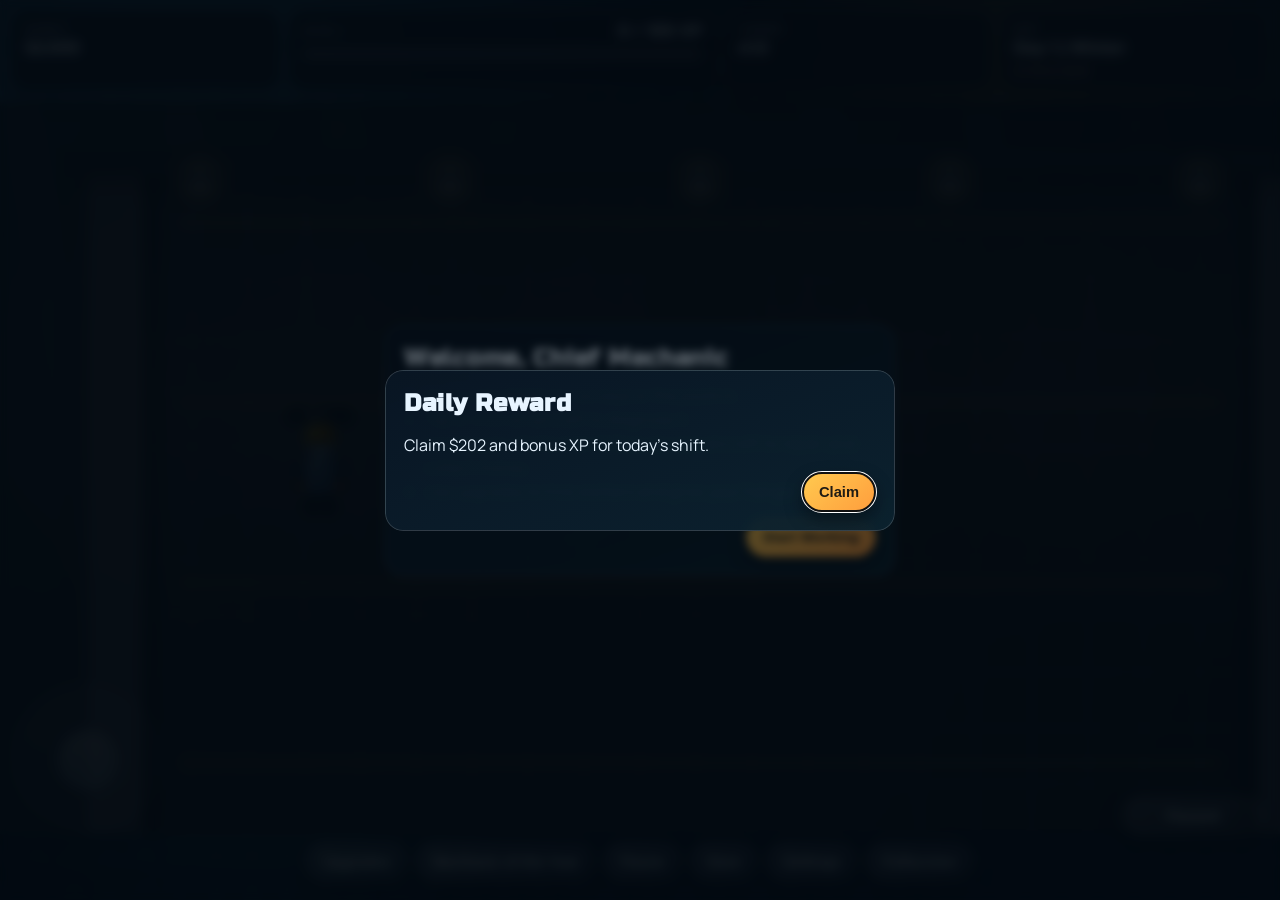
<file: index.html>
<!DOCTYPE html>
<html lang="en">
<head>
  <meta charset="UTF-8" />
  <meta name="viewport" content="width=device-width, initial-scale=1, viewport-fit=cover" />
  <meta name="apple-mobile-web-app-capable" content="yes" />
  <meta name="apple-mobile-web-app-status-bar-style" content="black-translucent" />
  <meta name="mobile-web-app-capable" content="yes" />
  <meta name="theme-color" content="#06192e" />
  <meta name="apple-mobile-web-app-title" content="Mechanic Tycoon" />
  <title>Aircraft Mechanic Tycoon</title>
  <link rel="preconnect" href="https://fonts.googleapis.com" />
  <link rel="preconnect" href="https://fonts.gstatic.com" crossorigin />
  <link href="https://fonts.googleapis.com/css2?family=Russo+One&family=Manrope:wght@400;600;700;800&display=swap" rel="stylesheet" />
  <link rel="stylesheet" href="style.css" />
</head>
<body>
  <div class="bg-layer"></div>

  <header class="top-bar">
    <div class="stat-card">
      <span class="label">Money</span>
      <span id="moneyValue" class="value">$0</span>
    </div>
    <div class="stat-card level-card">
      <div class="level-row">
        <span class="label">Level <span id="levelValue">1</span></span>
        <span class="value" id="xpText">0 / 100 XP</span>
      </div>
      <div class="xp-track">
        <div id="xpFill" class="xp-fill"></div>
      </div>
    </div>
    <div class="stat-card combo-card">
      <span class="label">Combo</span>
      <span id="comboValue" class="value">x1.0</span>
    </div>
    <div class="stat-card status-card">
      <span class="label">Day</span>
      <span id="dayValue" class="value">Day 1</span>
      <span class="label strike-label">Strikes <strong id="strikesValue">0/3</strong></span>
    </div>
  </header>

  <main class="game-shell">
    <canvas id="gameCanvas" aria-label="Aircraft Mechanic Tycoon Game Canvas"></canvas>

    <div id="toast" class="toast hidden"></div>

    <button id="interactBtn" class="action-btn">Repair / Collect</button>

    <section id="joystickArea" class="joystick-area" aria-label="Joystick movement control">
      <div id="joystickBase" class="joystick-base">
        <div id="joystickThumb" class="joystick-thumb"></div>
      </div>
    </section>
  </main>

  <nav class="bottom-actions">
    <button id="upgradeBtn" class="pill-btn">Upgrades</button>
    <button id="boardBtn" class="pill-btn">Mechanic of the Year</button>
    <button id="pauseBtn" class="pill-btn">Pause</button>
    <button id="saveBtn" class="pill-btn">Save</button>
    <button id="settingsBtn" class="pill-btn">Settings</button>
    <button id="fullscreenBtn" class="pill-btn">Fullscreen</button>
  </nav>

  <dialog id="upgradeModal" class="modal">
    <form method="dialog" class="modal-panel">
      <h2>Hangar Upgrades</h2>
      <p class="modal-sub">Spend your cash to scale your repair empire.</p>
      <div id="upgradeList" class="upgrade-list"></div>
      <div class="modal-actions">
        <button value="cancel" class="pill-btn">Close</button>
      </div>
    </form>
  </dialog>

  <dialog id="settingsModal" class="modal">
    <form method="dialog" class="modal-panel">
      <h2>Settings</h2>
      <label class="toggle-row">
        <span>Sound</span>
        <input id="soundToggle" type="checkbox" checked />
      </label>
      <label class="toggle-row">
        <span>Vibration</span>
        <input id="vibrationToggle" type="checkbox" checked />
      </label>
      <div class="modal-actions">
        <button value="cancel" class="pill-btn">Close</button>
      </div>
    </form>
  </dialog>

  <dialog id="dailyModal" class="modal">
    <form method="dialog" class="modal-panel daily-panel">
      <h2>Daily Reward</h2>
      <p id="dailyText">Claim your reward for today.</p>
      <div class="modal-actions">
        <button id="claimDailyBtn" value="default" class="pill-btn primary">Claim</button>
      </div>
    </form>
  </dialog>

  <dialog id="tutorialModal" class="modal">
    <form method="dialog" class="modal-panel">
      <h2>Welcome, Chief Mechanic</h2>
      <ul class="tutorial-list">
        <li>Move with WASD/Arrow keys or the joystick.</li>
        <li>Tap or click an aircraft to diagnose it.</li>
        <li>Hold Repair / Collect (or E/Space) near aircraft to repair and collect money.</li>
        <li>Use upgrades to hire workers and grow your hangar.</li>
      </ul>
      <div class="modal-actions">
        <button value="default" class="pill-btn primary">Start Working</button>
      </div>
    </form>
  </dialog>

  <dialog id="boardModal" class="modal">
    <form method="dialog" class="modal-panel board-panel">
      <h2>Mechanic of the Year</h2>
      <p class="modal-sub">Saved across devices using your character name.</p>

      <label class="field-label" for="characterNameInput">Character Name</label>
      <div class="board-name-row">
        <input id="characterNameInput" class="text-input" type="text" maxlength="24" placeholder="Enter your mechanic name" />
        <button id="saveCharacterBtn" type="button" class="pill-btn primary">Save Name</button>
      </div>

      <div class="board-actions">
        <button id="submitBoardBtn" type="button" class="pill-btn primary">Submit Current Score</button>
        <button id="refreshBoardBtn" type="button" class="pill-btn">Refresh Board</button>
      </div>

      <p id="boardStatusText" class="board-status">Set your cloud config to enable global ranking sync.</p>
      <ol id="boardList" class="board-list"></ol>

      <div class="modal-actions">
        <button value="cancel" class="pill-btn">Close</button>
      </div>
    </form>
  </dialog>

  <script src="config.js"></script>
  <script src="main.js"></script>
</body>
</html>
</file>
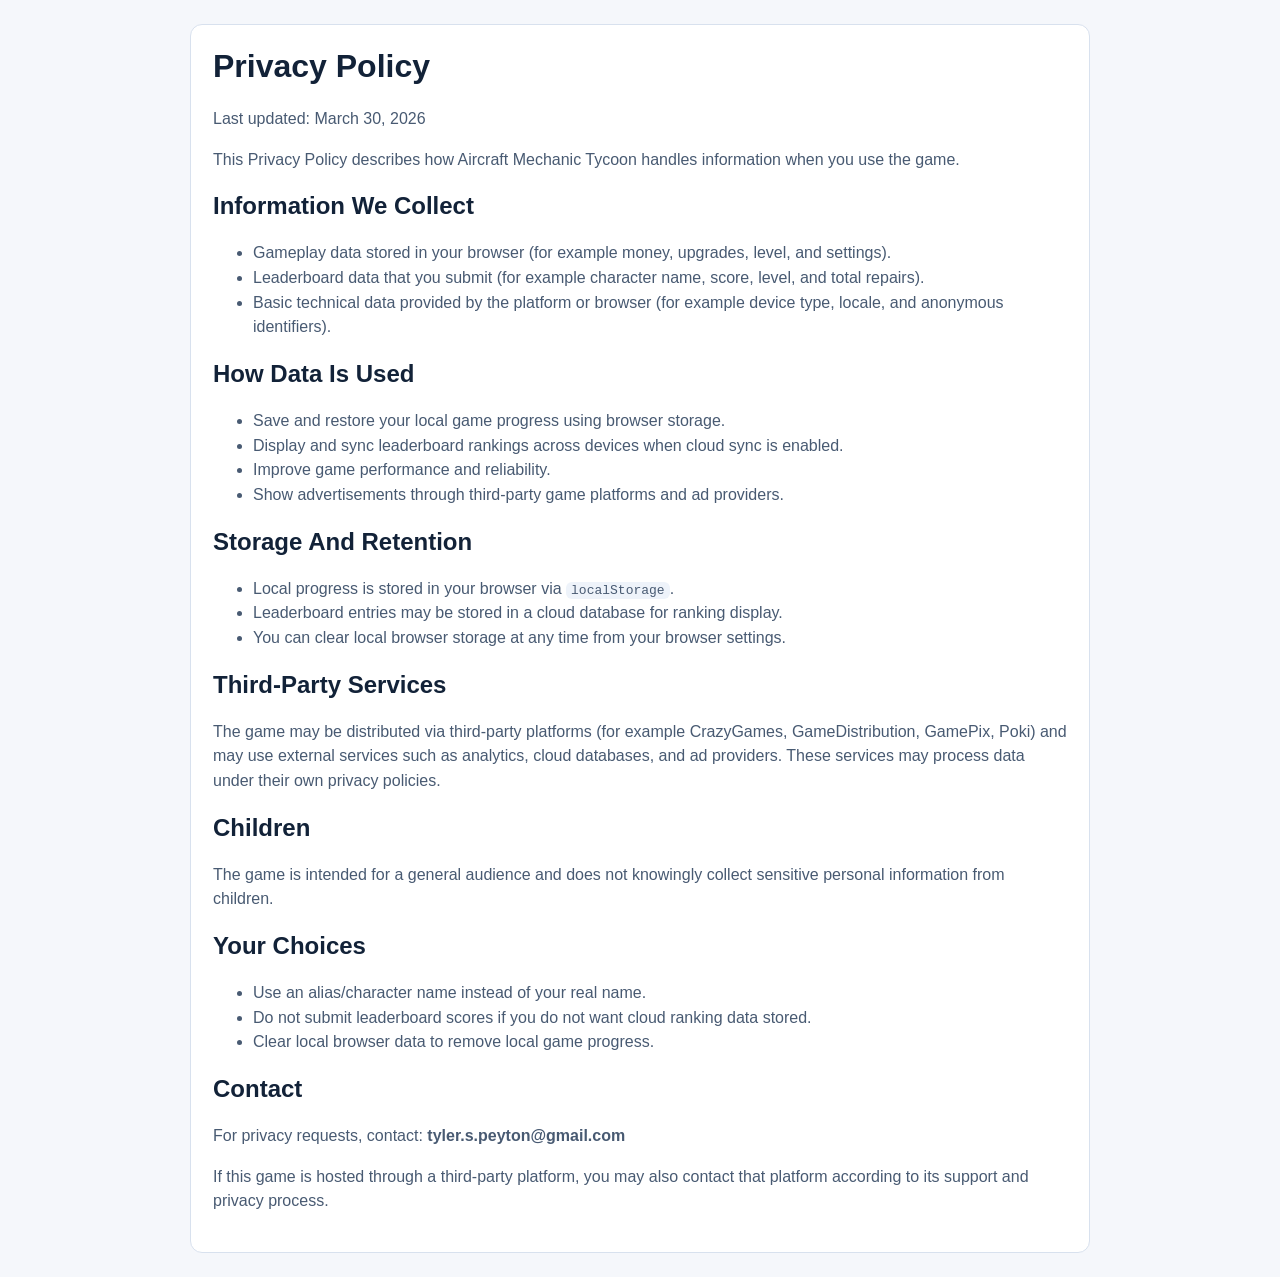
<file: privacy.html>
<!DOCTYPE html>
<html lang="en">
<head>
  <meta charset="UTF-8" />
  <meta name="viewport" content="width=device-width, initial-scale=1" />
  <title>Privacy Policy - Aircraft Mechanic Tycoon</title>
  <style>
    :root {
      color-scheme: light;
      --bg: #f5f7fb;
      --panel: #ffffff;
      --ink: #122238;
      --muted: #485a72;
      --accent: #0f7b6c;
      --border: #d8e1ee;
    }

    * { box-sizing: border-box; }

    body {
      margin: 0;
      font-family: "Segoe UI", Arial, sans-serif;
      background: var(--bg);
      color: var(--ink);
      line-height: 1.55;
    }

    main {
      max-width: 900px;
      margin: 24px auto;
      padding: 22px;
      background: var(--panel);
      border: 1px solid var(--border);
      border-radius: 12px;
    }

    h1, h2 { line-height: 1.2; }
    h1 { margin-top: 0; }
    p, li { color: var(--muted); }
    a { color: var(--accent); }
    code { background: #eef3fa; padding: 1px 5px; border-radius: 6px; }
  </style>
</head>
<body>
  <main>
    <h1>Privacy Policy</h1>
    <p>Last updated: March 30, 2026</p>

    <p>
      This Privacy Policy describes how Aircraft Mechanic Tycoon handles information when you use the game.
    </p>

    <h2>Information We Collect</h2>
    <ul>
      <li>Gameplay data stored in your browser (for example money, upgrades, level, and settings).</li>
      <li>Leaderboard data that you submit (for example character name, score, level, and total repairs).</li>
      <li>Basic technical data provided by the platform or browser (for example device type, locale, and anonymous identifiers).</li>
    </ul>

    <h2>How Data Is Used</h2>
    <ul>
      <li>Save and restore your local game progress using browser storage.</li>
      <li>Display and sync leaderboard rankings across devices when cloud sync is enabled.</li>
      <li>Improve game performance and reliability.</li>
      <li>Show advertisements through third-party game platforms and ad providers.</li>
    </ul>

    <h2>Storage And Retention</h2>
    <ul>
      <li>Local progress is stored in your browser via <code>localStorage</code>.</li>
      <li>Leaderboard entries may be stored in a cloud database for ranking display.</li>
      <li>You can clear local browser storage at any time from your browser settings.</li>
    </ul>

    <h2>Third-Party Services</h2>
    <p>
      The game may be distributed via third-party platforms (for example CrazyGames, GameDistribution, GamePix, Poki) and may use external services such as analytics, cloud databases, and ad providers.
      These services may process data under their own privacy policies.
    </p>

    <h2>Children</h2>
    <p>
      The game is intended for a general audience and does not knowingly collect sensitive personal information from children.
    </p>

    <h2>Your Choices</h2>
    <ul>
      <li>Use an alias/character name instead of your real name.</li>
      <li>Do not submit leaderboard scores if you do not want cloud ranking data stored.</li>
      <li>Clear local browser data to remove local game progress.</li>
    </ul>

    <h2>Contact</h2>
    <p>
      For privacy requests, contact: <strong>tyler.s.peyton@gmail.com</strong>
    </p>

    <p>
      If this game is hosted through a third-party platform, you may also contact that platform according to its support and privacy process.
    </p>
  </main>
</body>
</html>
</file>
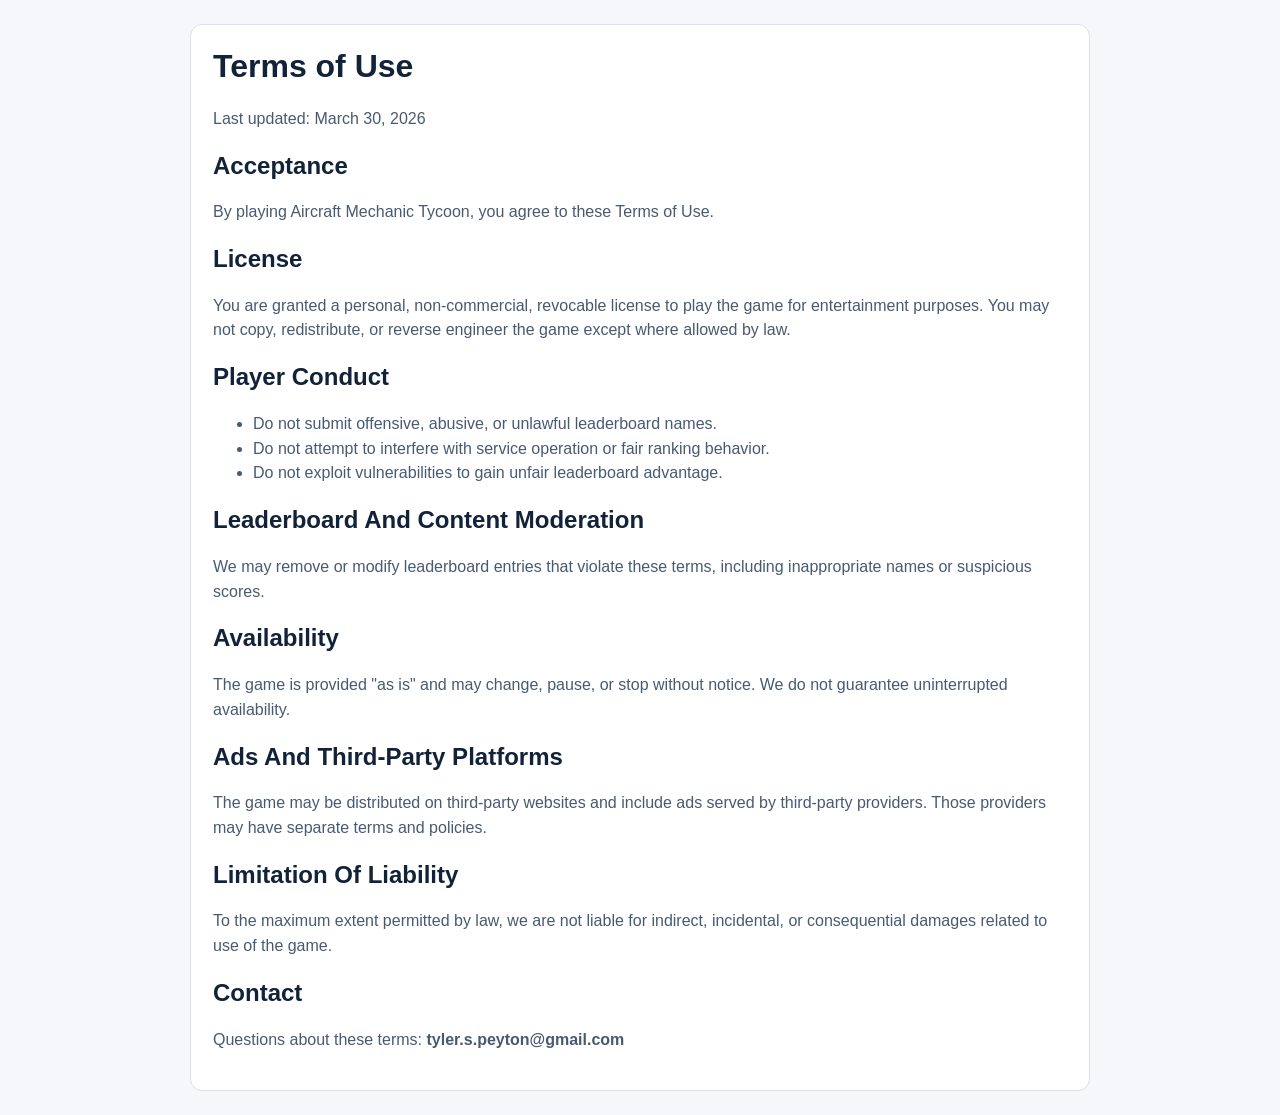
<file: terms.html>
<!DOCTYPE html>
<html lang="en">
<head>
  <meta charset="UTF-8" />
  <meta name="viewport" content="width=device-width, initial-scale=1" />
  <title>Terms of Use - Aircraft Mechanic Tycoon</title>
  <style>
    :root {
      color-scheme: light;
      --bg: #f5f7fb;
      --panel: #ffffff;
      --ink: #122238;
      --muted: #485a72;
      --accent: #0f7b6c;
      --border: #d8e1ee;
    }

    * { box-sizing: border-box; }

    body {
      margin: 0;
      font-family: "Segoe UI", Arial, sans-serif;
      background: var(--bg);
      color: var(--ink);
      line-height: 1.55;
    }

    main {
      max-width: 900px;
      margin: 24px auto;
      padding: 22px;
      background: var(--panel);
      border: 1px solid var(--border);
      border-radius: 12px;
    }

    h1, h2 { line-height: 1.2; }
    h1 { margin-top: 0; }
    p, li { color: var(--muted); }
    a { color: var(--accent); }
  </style>
</head>
<body>
  <main>
    <h1>Terms of Use</h1>
    <p>Last updated: March 30, 2026</p>

    <h2>Acceptance</h2>
    <p>
      By playing Aircraft Mechanic Tycoon, you agree to these Terms of Use.
    </p>

    <h2>License</h2>
    <p>
      You are granted a personal, non-commercial, revocable license to play the game for entertainment purposes.
      You may not copy, redistribute, or reverse engineer the game except where allowed by law.
    </p>

    <h2>Player Conduct</h2>
    <ul>
      <li>Do not submit offensive, abusive, or unlawful leaderboard names.</li>
      <li>Do not attempt to interfere with service operation or fair ranking behavior.</li>
      <li>Do not exploit vulnerabilities to gain unfair leaderboard advantage.</li>
    </ul>

    <h2>Leaderboard And Content Moderation</h2>
    <p>
      We may remove or modify leaderboard entries that violate these terms, including inappropriate names or suspicious scores.
    </p>

    <h2>Availability</h2>
    <p>
      The game is provided "as is" and may change, pause, or stop without notice.
      We do not guarantee uninterrupted availability.
    </p>

    <h2>Ads And Third-Party Platforms</h2>
    <p>
      The game may be distributed on third-party websites and include ads served by third-party providers.
      Those providers may have separate terms and policies.
    </p>

    <h2>Limitation Of Liability</h2>
    <p>
      To the maximum extent permitted by law, we are not liable for indirect, incidental, or consequential damages related to use of the game.
    </p>

    <h2>Contact</h2>
    <p>
      Questions about these terms: <strong>tyler.s.peyton@gmail.com</strong>
    </p>
  </main>
</body>
</html>
</file>
<file: style.css>
:root {
  --bg-1: #06192e;
  --bg-2: #0f3550;
  --bg-3: #2e6a7f;
  --panel: rgba(13, 23, 38, 0.82);
  --panel-border: rgba(255, 255, 255, 0.16);
  --ink: #e7f4ff;
  --accent: #ffc94d;
  --mint: #56d8c5;
  --danger: #ff7e6b;
  --shadow: rgba(0, 0, 0, 0.38);
  --vvh: 100dvh;
}

* {
  box-sizing: border-box;
  -webkit-tap-highlight-color: transparent;
}

html,
body {
  width: 100%;
  height: var(--vvh);
  min-height: var(--vvh);
  margin: 0;
  overflow: hidden;
  color: var(--ink);
  font-family: Manrope, Segoe UI, sans-serif;
  background: radial-gradient(circle at 15% 20%, #295f75, var(--bg-1) 45%),
    linear-gradient(165deg, var(--bg-2), var(--bg-1));
}

body {
  min-height: var(--vvh);
  overscroll-behavior: none;
}

.bg-layer {
  position: fixed;
  inset: 0;
  background-image:
    radial-gradient(circle at 80% 10%, rgba(255, 201, 77, 0.2), transparent 28%),
    radial-gradient(circle at 20% 75%, rgba(86, 216, 197, 0.18), transparent 25%),
    linear-gradient(45deg, rgba(255, 255, 255, 0.02) 25%, transparent 25%),
    linear-gradient(-45deg, rgba(255, 255, 255, 0.02) 25%, transparent 25%);
  background-size: 100% 100%, 100% 100%, 36px 36px, 36px 36px;
  pointer-events: none;
}

.top-bar {
  position: fixed;
  top: env(safe-area-inset-top, 0);
  left: 0;
  right: 0;
  z-index: 12;
  display: grid;
  grid-template-columns: 1fr 1.6fr 1fr 1fr;
  gap: 10px;
  padding: 10px max(12px, env(safe-area-inset-left, 0px)) 10px max(12px, env(safe-area-inset-right, 0px));
}

.stat-card {
  background: var(--panel);
  border: 1px solid var(--panel-border);
  border-radius: 14px;
  box-shadow: 0 10px 20px var(--shadow);
  padding: 10px 12px;
  backdrop-filter: blur(7px);
}

.label {
  display: block;
  font-size: 0.72rem;
  letter-spacing: 0.06em;
  text-transform: uppercase;
  opacity: 0.82;
}

.value {
  font-family: "Russo One", sans-serif;
  font-size: 1rem;
}

.status-card {
  display: flex;
  flex-direction: column;
  gap: 2px;
}

.strike-label {
  margin-top: 4px;
  color: #ffd0c8;
}

.level-row {
  display: flex;
  align-items: center;
  justify-content: space-between;
  gap: 10px;
}

.xp-track {
  margin-top: 8px;
  width: 100%;
  height: 12px;
  border-radius: 999px;
  background: rgba(255, 255, 255, 0.16);
  overflow: hidden;
}

.xp-fill {
  width: 0%;
  height: 100%;
  background: linear-gradient(90deg, var(--mint), #8affcd);
  transition: width 200ms ease;
}

.game-shell {
  position: fixed;
  inset: 0;
  height: var(--vvh);
  padding-top: calc(var(--hud-top, 88px) + env(safe-area-inset-top, 0px));
  padding-bottom: calc(var(--hud-bottom, 88px) + env(safe-area-inset-bottom, 0px));
}

#gameCanvas {
  width: 100%;
  height: 100%;
  display: block;
  touch-action: none;
}

.bottom-actions {
  position: fixed;
  bottom: max(10px, env(safe-area-inset-bottom, 0));
  left: 0;
  right: 0;
  z-index: 12;
  display: flex;
  justify-content: center;
  gap: 8px;
  padding: 8px max(10px, env(safe-area-inset-left, 0px)) 8px max(10px, env(safe-area-inset-right, 0px));
  flex-wrap: wrap;
}

.pill-btn,
.action-btn {
  border: 1px solid rgba(255, 255, 255, 0.2);
  border-radius: 999px;
  padding: 11px 16px;
  background: linear-gradient(160deg, rgba(255, 255, 255, 0.2), rgba(255, 255, 255, 0.06));
  color: var(--ink);
  font-weight: 700;
  font-size: 0.92rem;
  cursor: pointer;
  box-shadow: 0 8px 18px var(--shadow);
  transition: transform 80ms ease, box-shadow 80ms ease;
  user-select: none;
  -webkit-user-select: none;
  touch-action: manipulation;
}

.pill-btn:active,
.action-btn:active {
  transform: translateX(var(--action-btn-shift-x, 0px)) scale(0.93);
  box-shadow: 0 3px 8px var(--shadow);
}

.pill-btn.primary {
  background: linear-gradient(140deg, #ffca4f, #ff9d3d);
  color: #1e1b14;
  border-color: rgba(0, 0, 0, 0.24);
}

.action-btn {
  --action-btn-shift-x: 0px;
  position: absolute;
  right: max(16px, env(safe-area-inset-right, 0px));
  bottom: calc(var(--hud-bottom, 88px) - 2px);
  z-index: 13;
  min-width: 142px;
  transform: translateX(var(--action-btn-shift-x));
  transition: transform 80ms ease, box-shadow 80ms ease, background 200ms ease, border-color 200ms ease;
}

.action-btn.ready-diagnose {
  background: linear-gradient(160deg, rgba(86, 216, 197, 0.55), rgba(86, 216, 197, 0.2));
  border-color: var(--mint);
  animation: btnPulse 1.1s ease-in-out infinite;
}

.action-btn.ready-repair {
  background: linear-gradient(160deg, rgba(255, 201, 77, 0.55), rgba(255, 157, 61, 0.25));
  border-color: var(--accent);
}

.action-btn.ready-collect {
  background: linear-gradient(140deg, #ffca4f, #ff9d3d);
  color: #1e1b14;
  border-color: rgba(0, 0, 0, 0.24);
  animation: btnPulse 0.75s ease-in-out infinite;
}

@keyframes btnPulse {
  0%, 100% { box-shadow: 0 8px 18px var(--shadow); }
  50%       { box-shadow: 0 8px 28px rgba(255, 201, 77, 0.55); }
}

.modal {
  border: none;
  border-radius: 18px;
  padding: 0;
  background: transparent;
  color: var(--ink);
}

.modal::backdrop {
  background: rgba(2, 8, 14, 0.66);
  backdrop-filter: blur(4px);
}

.modal-panel {
  width: min(92vw, 510px);
  max-height: min(82vh, calc(var(--vvh) - 40px));
  overflow: auto;
  -webkit-overflow-scrolling: touch;
  overscroll-behavior: contain;
  border-radius: 18px;
  border: 1px solid var(--panel-border);
  background: linear-gradient(160deg, rgba(9, 22, 36, 0.96), rgba(12, 35, 48, 0.94));
  padding: 18px;
  box-shadow: 0 18px 28px var(--shadow);
}

.modal-panel h2 {
  margin: 0;
  font-family: "Russo One", sans-serif;
  letter-spacing: 0.03em;
}

.modal-sub {
  margin-top: 8px;
  margin-bottom: 14px;
  opacity: 0.85;
}

.field-label {
  display: block;
  font-size: 0.72rem;
  letter-spacing: 0.06em;
  text-transform: uppercase;
  opacity: 0.82;
  margin-bottom: 6px;
}

.board-panel {
  display: grid;
  gap: 10px;
}

.board-name-row {
  display: grid;
  grid-template-columns: 1fr auto;
  gap: 8px;
}

.text-input {
  width: 100%;
  border: 1px solid rgba(255, 255, 255, 0.24);
  border-radius: 12px;
  background: rgba(4, 14, 24, 0.78);
  color: var(--ink);
  font-size: 0.94rem;
  font-weight: 600;
  padding: 10px 12px;
}

.text-input::placeholder {
  color: rgba(231, 244, 255, 0.58);
}

.board-actions {
  display: flex;
  flex-wrap: wrap;
  gap: 8px;
}

.board-status {
  margin: 0;
  min-height: 1.2em;
  color: #bde8ff;
  font-size: 0.88rem;
}

.board-list {
  margin: 0;
  padding-left: 1.2rem;
  display: grid;
  gap: 6px;
  max-height: 240px;
  overflow: auto;
}

.board-entry {
  display: flex;
  align-items: baseline;
  justify-content: space-between;
  gap: 10px;
  padding: 6px 8px;
  border-radius: 10px;
  background: rgba(255, 255, 255, 0.06);
}

.board-entry-name {
  font-weight: 800;
}

.board-entry-meta {
  font-size: 0.82rem;
  opacity: 0.86;
}

.board-entry-score {
  font-family: "Russo One", sans-serif;
  color: #ffe39a;
}

.upgrade-list {
  display: grid;
  gap: 8px;
}

.upg-section-label {
  font-size: 0.67rem;
  font-weight: 800;
  letter-spacing: 0.1em;
  text-transform: uppercase;
  color: var(--upg-accent, var(--ink));
  opacity: 0.85;
  padding: 14px 4px 4px;
}

.upg-section-label:first-child {
  padding-top: 4px;
}

.upgrade-item {
  display: grid;
  grid-template-columns: 44px 1fr auto;
  gap: 10px;
  align-items: center;
  background: rgba(255, 255, 255, 0.05);
  border: 1px solid rgba(255, 255, 255, 0.09);
  border-left: 3px solid var(--upg-accent, rgba(255, 255, 255, 0.2));
  border-radius: 14px;
  padding: 11px 12px;
  position: relative;
  overflow: hidden;
  transition: transform 120ms ease, box-shadow 120ms ease, background 120ms;
}

.upgrade-item::after {
  content: '';
  position: absolute;
  inset: 0;
  background: linear-gradient(105deg, transparent 38%, rgba(255, 255, 255, 0.04) 50%, transparent 62%);
  transform: translateX(-120%);
  transition: transform 550ms ease;
  pointer-events: none;
}

.upgrade-item:hover {
  background: rgba(255, 255, 255, 0.08);
  transform: translateY(-1px);
  box-shadow: 0 6px 18px rgba(0, 0, 0, 0.35);
}

.upgrade-item:hover::after {
  transform: translateX(120%);
}

.upg-icon-bubble {
  width: 44px;
  height: 44px;
  border-radius: 12px;
  background: color-mix(in srgb, var(--upg-accent, #fff) 16%, transparent);
  border: 1px solid color-mix(in srgb, var(--upg-accent, #fff) 30%, transparent);
  display: flex;
  align-items: center;
  justify-content: center;
  font-size: 1.3rem;
  flex-shrink: 0;
}

.upg-body {
  min-width: 0;
}

.upg-title-row {
  display: flex;
  align-items: center;
  gap: 6px;
}

.upg-title {
  font-weight: 700;
  font-size: 0.87rem;
  white-space: nowrap;
  overflow: hidden;
  text-overflow: ellipsis;
}

.upg-level-badge {
  font-size: 0.62rem;
  font-weight: 800;
  padding: 2px 7px;
  border-radius: 99px;
  background: color-mix(in srgb, var(--upg-accent, #fff) 20%, transparent);
  color: var(--upg-accent, var(--ink));
  border: 1px solid color-mix(in srgb, var(--upg-accent, #fff) 35%, transparent);
  white-space: nowrap;
  flex-shrink: 0;
  letter-spacing: 0.04em;
}

.upg-level-badge.maxed {
  --upg-accent: #fbbf24;
}

.upg-desc {
  display: block;
  font-size: 0.73rem;
  opacity: 0.65;
  margin-top: 3px;
  white-space: nowrap;
  overflow: hidden;
  text-overflow: ellipsis;
}

.upg-buy-btn {
  flex-shrink: 0;
  border-radius: 10px;
  border: 1px solid color-mix(in srgb, var(--upg-accent, #fff) 40%, transparent);
  color: var(--ink);
  background: color-mix(in srgb, var(--upg-accent, #fff) 18%, transparent);
  padding: 8px 11px;
  min-height: 44px;
  font-weight: 800;
  font-size: 0.8rem;
  cursor: pointer;
  white-space: nowrap;
  touch-action: manipulation;
  transition: background 120ms, transform 80ms, box-shadow 80ms;
  font-family: "Russo One", sans-serif;
}

.upg-buy-btn:hover:not(:disabled) {
  background: color-mix(in srgb, var(--upg-accent, #fff) 30%, transparent);
  box-shadow: 0 4px 12px rgba(0, 0, 0, 0.3);
}

.upg-buy-btn:active:not(:disabled) {
  transform: scale(0.92);
}

.upg-buy-btn:disabled {
  cursor: not-allowed;
}

.upg-buy-btn.cant-afford {
  opacity: 0.4;
}

.upg-buy-btn.is-maxed {
  opacity: 0.5;
  font-family: Manrope, sans-serif;
  font-size: 0.78rem;
  border-color: rgba(255, 255, 255, 0.15);
  background: rgba(255, 255, 255, 0.05);
}

.modal-actions {
  display: flex;
  justify-content: flex-end;
  margin-top: 14px;
}

.toggle-row {
  display: flex;
  justify-content: space-between;
  align-items: center;
  background: rgba(255, 255, 255, 0.06);
  border: 1px solid rgba(255, 255, 255, 0.12);
  border-radius: 10px;
  padding: 11px;
  margin-top: 10px;
  min-height: 52px;
  cursor: pointer;
  touch-action: manipulation;
}

.toggle-row input {
  width: 22px;
  height: 22px;
}

.joystick-area {
  position: absolute;
  left: max(12px, env(safe-area-inset-left, 0px));
  bottom: calc(var(--hud-bottom, 88px));
  width: 150px;
  height: 150px;
  z-index: 12;
  touch-action: none;
}

.joystick-base {
  width: 100%;
  height: 100%;
  border-radius: 50%;
  border: 1px solid rgba(255, 255, 255, 0.26);
  background: radial-gradient(circle at 30% 20%, rgba(255, 255, 255, 0.2), rgba(255, 255, 255, 0.06));
  position: relative;
  box-shadow: 0 10px 22px var(--shadow);
}

.joystick-thumb {
  position: absolute;
  width: 60px;
  height: 60px;
  border-radius: 50%;
  left: 45px;
  top: 45px;
  background: radial-gradient(circle at 30% 20%, #fff, #9db9cc 72%);
  box-shadow: inset 0 0 0 3px rgba(255, 255, 255, 0.24);
}

.toast {
  position: absolute;
  left: 50%;
  top: calc(var(--hud-top, 88px) - 2px);
  transform: translateX(-50%);
  z-index: 20;
  padding: 10px 14px;
  border-radius: 999px;
  font-weight: 800;
  color: #0d1b24;
  background: linear-gradient(140deg, #ffc94d, #ffe389);
  box-shadow: 0 10px 16px var(--shadow);
  pointer-events: none;
  animation: popIn 0.35s ease;
}

.hidden {
  display: none;
}

.tutorial-list {
  margin: 10px 0 0;
  padding-left: 20px;
  line-height: 1.5;
}

@keyframes popIn {
  from {
    opacity: 0;
    transform: translateX(-50%) translateY(-8px) scale(0.85);
  }
  to {
    opacity: 1;
    transform: translateX(-50%) translateY(0) scale(1);
  }
}

@media (max-width: 820px) {
  .top-bar {
    display: flex;
    flex-wrap: nowrap;
    overflow-x: auto;
    scrollbar-width: none;
    gap: 8px;
    padding: 8px max(8px, env(safe-area-inset-left, 0px)) 6px max(8px, env(safe-area-inset-right, 0px));
  }

  .top-bar::-webkit-scrollbar {
    display: none;
  }

  .stat-card {
    flex: 0 0 auto;
    min-width: 118px;
    padding: 9px 10px;
  }

  .level-card {
    min-width: 194px;
  }

  .game-shell {
    padding-top: calc(var(--hud-top, 106px) + env(safe-area-inset-top, 0px));
    padding-bottom: calc(var(--hud-bottom, 96px) + env(safe-area-inset-bottom, 0px));
  }

  .label {
    font-size: 0.66rem;
  }

  .value {
    font-size: 0.9rem;
  }

  .action-btn {
    --action-btn-shift-x: -50%;
    left: 50%;
    right: auto;
    bottom: calc(var(--hud-bottom, 96px) + 8px);
    min-width: 170px;
    width: min(88vw, 320px);
    min-height: 46px;
    padding: 11px 14px;
    font-size: 0.88rem;
  }

  .bottom-actions {
    justify-content: flex-start;
    flex-wrap: nowrap;
    overflow-x: auto;
    scrollbar-width: none;
    gap: 6px;
    padding: 8px max(10px, env(safe-area-inset-left, 0px)) calc(8px + env(safe-area-inset-bottom, 0px)) max(10px, env(safe-area-inset-right, 0px));
    scroll-snap-type: x mandatory;
  }

  .bottom-actions::-webkit-scrollbar {
    display: none;
  }

  .pill-btn {
    flex: 0 0 auto;
    min-height: 44px;
    padding: 10px 13px;
    font-size: 0.84rem;
    scroll-snap-align: start;
  }

  .joystick-area {
    left: max(10px, env(safe-area-inset-left, 0px));
    bottom: calc(var(--hud-bottom, 96px) + 6px);
    width: 132px;
    height: 132px;
  }

  .joystick-thumb {
    width: 52px;
    height: 52px;
    left: 40px;
    top: 40px;
  }

  .toast {
    max-width: min(92vw, 320px);
    text-align: center;
  }
}

@media (max-width: 480px) {
  .top-bar {
    gap: 6px;
    padding: 6px 6px 4px;
  }

  .stat-card {
    min-width: 106px;
    padding: 8px 9px;
    border-radius: 12px;
  }

  .level-card {
    min-width: 178px;
  }

  .xp-track {
    height: 10px;
  }

  .action-btn {
    width: min(92vw, 320px);
    min-height: 48px;
    padding: 12px 14px;
    font-size: 0.86rem;
  }

  .pill-btn {
    min-height: 42px;
    font-size: 0.8rem;
    padding: 9px 11px;
  }

  .joystick-area {
    width: 120px;
    height: 120px;
  }

  .joystick-thumb {
    width: 48px;
    height: 48px;
    left: 36px;
    top: 36px;
  }
}

@media (max-height: 520px) and (orientation: landscape) {
  .top-bar {
    gap: 6px;
    padding: 6px;
  }

  .stat-card {
    padding: 7px 9px;
  }

  .label {
    font-size: 0.62rem;
  }

  .value {
    font-size: 0.82rem;
  }

  .game-shell {
    padding-top: calc(var(--hud-top, 76px) + env(safe-area-inset-top, 0px));
    padding-bottom: calc(var(--hud-bottom, 70px) + env(safe-area-inset-bottom, 0px));
  }

  .action-btn {
    min-height: 40px;
    bottom: calc(var(--hud-bottom, 70px) + 6px);
    font-size: 0.8rem;
  }

  .joystick-area {
    width: 104px;
    height: 104px;
    bottom: calc(var(--hud-bottom, 70px) + 2px);
  }

  .joystick-thumb {
    width: 42px;
    height: 42px;
    left: 31px;
    top: 31px;
  }

  .pill-btn {
    min-height: 36px;
    padding: 8px 10px;
    font-size: 0.76rem;
  }
}

@media (pointer: coarse) and (orientation: landscape) and (max-height: 700px) {
  .top-bar {
    gap: 5px;
    padding-top: 5px;
    padding-bottom: 5px;
  }

  .stat-card {
    min-width: 102px;
    padding: 6px 8px;
  }

  .level-card {
    min-width: 166px;
  }

  .game-shell {
    padding-top: calc(var(--hud-top, 72px) + env(safe-area-inset-top, 0px));
    padding-bottom: calc(var(--hud-bottom, 64px) + env(safe-area-inset-bottom, 0px));
  }

  .bottom-actions {
    gap: 5px;
    padding-top: 6px;
  }

  .pill-btn {
    min-height: 38px;
    padding: 8px 10px;
    font-size: 0.74rem;
  }

  .action-btn {
    bottom: calc(var(--hud-bottom, 64px) + 4px);
    width: min(46vw, 220px);
    min-height: 38px;
    font-size: 0.78rem;
  }

  .joystick-area {
    width: 98px;
    height: 98px;
    bottom: calc(var(--hud-bottom, 64px) + 2px);
  }

  .joystick-thumb {
    width: 40px;
    height: 40px;
    left: 29px;
    top: 29px;
  }
}

@media (min-width: 981px) {
  .joystick-area {
    opacity: 0.3;
  }

  .joystick-area:hover {
    opacity: 1;
  }
}

@media (pointer: coarse) {
  .upg-buy-btn {
    min-height: 48px;
    padding: 10px 14px;
  }

  .toggle-row {
    min-height: 56px;
    padding: 14px;
  }

  .modal-panel {
    width: min(96vw, 510px);
    max-height: 90dvh;
  }

  .modal-actions .pill-btn {
    min-height: 52px;
    padding: 12px 20px;
  }

  .upgrade-item {
    padding: 13px 12px;
  }

  .upg-icon-bubble {
    width: 48px;
    height: 48px;
  }
}
</file>
